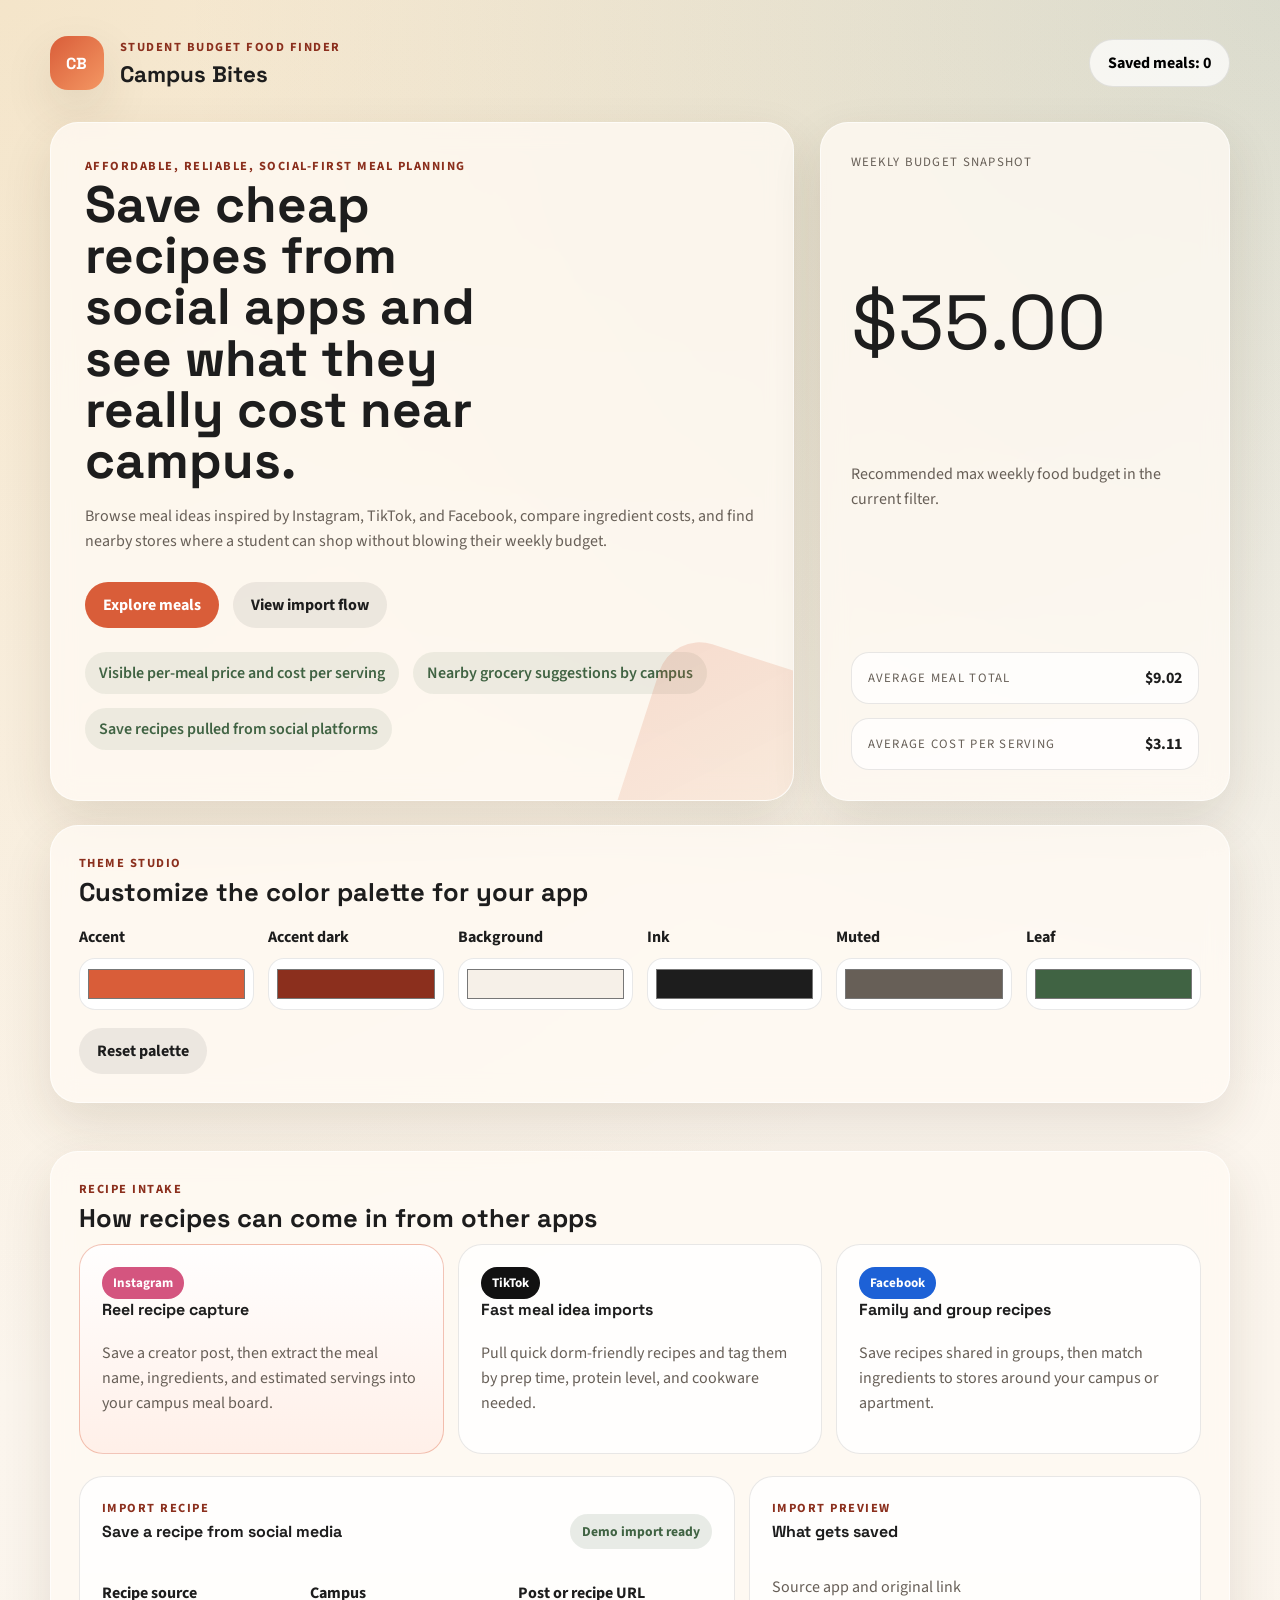
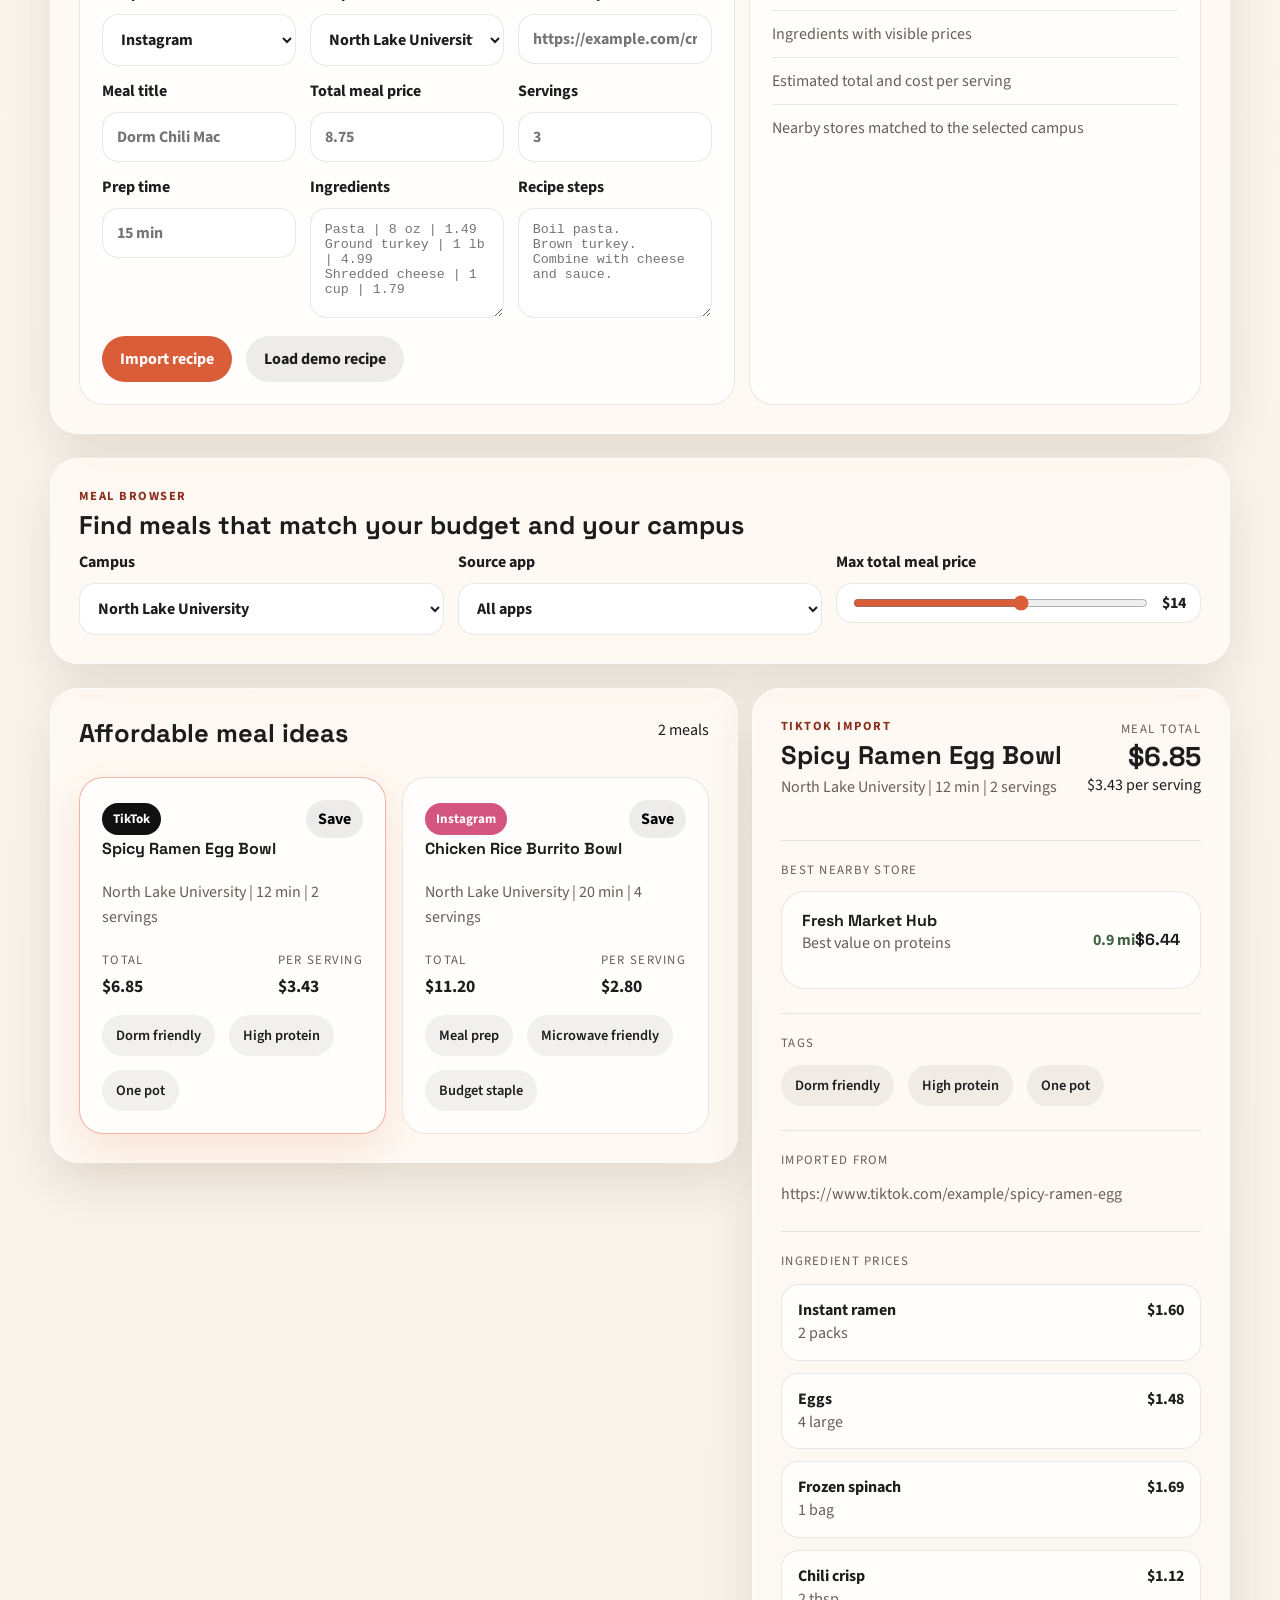
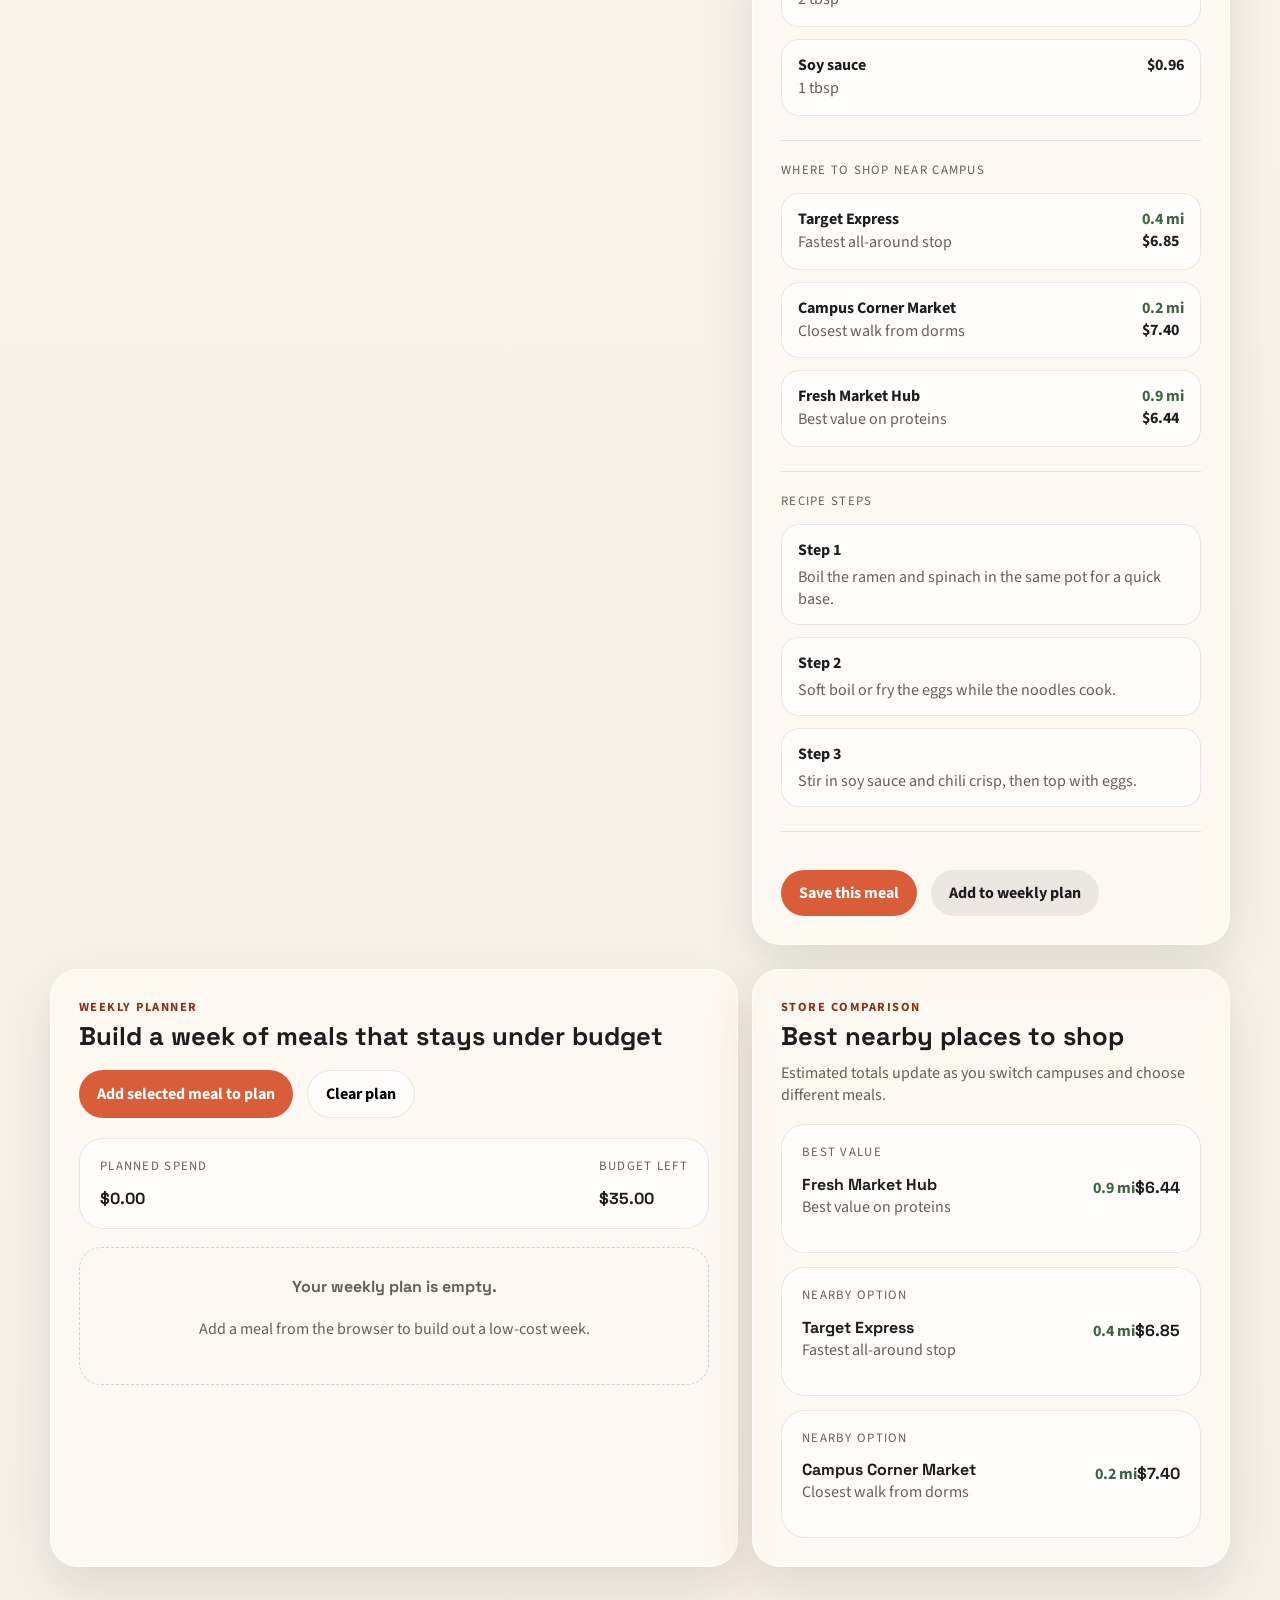
<file: CampusBites-single-file.html>
<!DOCTYPE html>
<html lang="en">
<head>
  <meta charset="UTF-8">
  <meta name="viewport" content="width=device-width, initial-scale=1.0">
  <title>Campus Bites | Budget Meals for Students</title>
  <link rel="preconnect" href="https://fonts.googleapis.com">
  <link rel="preconnect" href="https://fonts.gstatic.com" crossorigin>
  <link href="https://fonts.googleapis.com/css2?family=Space+Grotesk:wght@400;500;700&family=Source+Sans+3:wght@400;600;700&display=swap" rel="stylesheet">
  <style>
:root {
  --bg: #f6f0e8;
  --ink: #1d1d1d;
  --muted: #675f57;
  --line: rgba(29, 29, 29, 0.1);
  --card-shadow: 0 20px 50px rgba(68, 48, 28, 0.12);
  --accent: #d95d39;
  --accent-dark: #8b2f1d;
  --leaf: #406343;
  --instagram: #d4557f;
  --tiktok: #111111;
  --facebook: #1d61d6;
}
* { box-sizing: border-box; }
html { scroll-behavior: smooth; }
body {
  margin: 0;
  min-height: 100vh;
  color: var(--ink);
  font-family: "Source Sans 3", sans-serif;
  background:
    radial-gradient(circle at top left, rgba(212, 164, 69, 0.22), transparent 28%),
    radial-gradient(circle at top right, rgba(64, 99, 67, 0.18), transparent 22%),
    linear-gradient(180deg, #fdf7ef 0%, #f6f0e8 100%);
}
a { color: inherit; text-decoration: none; }
button, select, input { font: inherit; }
.page-shell { width: min(1180px, calc(100% - 32px)); margin: 0 auto; padding: 24px 0 48px; }
.hero { padding: 12px 0 24px; }
.topbar,.hero-grid,.theme-grid,.control-grid,.content-grid,.planner-grid,.import-grid,.import-workbench,.form-grid,.form-actions,.planner-actions,.budget-breakdown,.price-row,.meal-card-top,.tag-row,.list-header,.hero-actions,.hero-points { display: flex; }
.topbar,.list-header,.meal-card-top { justify-content: space-between; align-items: center; }
.brand { display: flex; gap: 16px; align-items: center; }
.brand-mark { width: 54px; height: 54px; border-radius: 18px; display: grid; place-items: center; background: linear-gradient(135deg, var(--accent), #f49763); color: white; font-family: "Space Grotesk", sans-serif; font-weight: 700; letter-spacing: 0.04em; box-shadow: var(--card-shadow); }
.eyebrow { margin: 0 0 4px; color: var(--accent-dark); text-transform: uppercase; letter-spacing: 0.12em; font-size: 0.78rem; font-weight: 700; }
h1,h2,h3,h4,.budget-number { font-family: "Space Grotesk", sans-serif; }
h1,h2,h3,h4,p { margin-top: 0; }
h1 { margin-bottom: 0; font-size: 1.4rem; }
h2 { font-size: clamp(2.3rem, 4vw, 4.2rem); line-height: 1; margin-bottom: 18px; max-width: 12ch; }
h3 { font-size: clamp(1.5rem, 2vw, 2rem); margin-bottom: 10px; }
.hero-grid { gap: 26px; margin-top: 32px; align-items: stretch; }
.hero-copy,.hero-card,.theme-panel,.controls,.meal-list-panel,.detail-panel,.import-panel,.planner-panel,.store-panel { background: rgba(255, 250, 244, 0.78); backdrop-filter: blur(12px); border: 1px solid rgba(255,255,255,0.6); border-radius: 28px; box-shadow: var(--card-shadow); }
.hero-copy { flex: 1.45; padding: 34px; position: relative; overflow: hidden; }
.hero-copy::after { content: ""; position: absolute; right: -60px; bottom: -80px; width: 220px; height: 220px; border-radius: 42px; background: linear-gradient(135deg, rgba(217, 93, 57, 0.18), rgba(212, 164, 69, 0.08)); transform: rotate(18deg); }
.hero-card { flex: 0.75; padding: 30px; display: flex; flex-direction: column; justify-content: space-between; }
.hero-text,.budget-caption,.import-card p,.meal-meta,.detail-empty,.store-note,.ingredient-note { color: var(--muted); line-height: 1.55; }
.hero-actions,.hero-points,.import-grid,.import-workbench,.form-grid,.form-actions,.planner-actions,.planner-grid,.budget-breakdown,.content-grid,.control-grid,.tag-row { gap: 14px; }
.hero-actions { margin: 28px 0 24px; }
.hero-points { flex-wrap: wrap; padding: 0; list-style: none; }
.hero-points li,.tag { padding: 10px 14px; background: rgba(64,99,67,0.09); color: var(--leaf); border-radius: 999px; font-weight: 600; }
.card-label,.price-row span,.budget-breakdown span,.detail-label { font-size: 0.8rem; text-transform: uppercase; letter-spacing: 0.1em; color: var(--muted); }
.budget-number { font-size: clamp(3rem, 6vw, 4.8rem); line-height: 0.95; }
.budget-breakdown { margin-top: 22px; flex-direction: column; }
.budget-breakdown div { background: rgba(255,255,255,0.72); border: 1px solid var(--line); border-radius: 18px; padding: 14px 16px; display: flex; justify-content: space-between; align-items: center; }
.primary-button,.secondary-button,.ghost-button,.save-button { border: 0; border-radius: 999px; cursor: pointer; transition: transform 180ms ease, box-shadow 180ms ease, background 180ms ease; }
.primary-button,.secondary-button,.ghost-button { padding: 12px 18px; font-weight: 700; }
.primary-button { background: var(--accent); color: white; }
.secondary-button { background: rgba(29,29,29,0.08); color: var(--ink); }
.ghost-button { background: rgba(255,255,255,0.72); border: 1px solid var(--line); }
.primary-button:hover,.secondary-button:hover,.ghost-button:hover,.save-button:hover,.meal-card:hover { transform: translateY(-2px); }
.import-panel,.controls,.meal-list-panel,.detail-panel,.planner-panel,.store-panel,.theme-panel { padding: 28px; }
.import-panel,.controls,.content-grid,.planner-grid,.theme-panel { margin-top: 24px; }
.theme-grid,.import-grid,.control-grid,.content-grid,.planner-grid,.form-grid,.import-workbench { flex-wrap: wrap; }
.theme-grid { gap: 14px; margin-top: 18px; }
.theme-grid label,.form-grid label,.control-grid label { flex: 1 1 150px; display: flex; flex-direction: column; gap: 10px; font-weight: 700; }
.theme-grid input[type="color"] { width: 100%; min-height: 52px; border: 1px solid var(--line); border-radius: 16px; background: white; padding: 6px; }
.import-card,.meal-card,.recipe-form,.import-preview,.planner-summary,.planner-item,.comparison-card { background: rgba(255,255,255,0.78); border: 1px solid var(--line); border-radius: 24px; }
.import-card,.meal-card { padding: 22px; }
.import-card { flex: 1 1 220px; }
.import-card.active { border-color: rgba(217,93,57,0.35); background: linear-gradient(180deg, rgba(255,255,255,0.9), rgba(255,239,231,0.9)); }
.import-app,.source-pill { display: inline-flex; align-items: center; justify-content: center; padding: 7px 11px; border-radius: 999px; font-size: 0.82rem; font-weight: 700; color: white; }
.instagram { background: var(--instagram); }
.tiktok { background: var(--tiktok); }
.facebook { background: var(--facebook); }
.controls { display: block; }
.import-workbench { margin-top: 22px; align-items: stretch; }
.recipe-form { flex: 1.2; padding: 22px; }
.import-preview { flex: 0.8; padding: 22px; }
.form-heading,.planner-item,.comparison-card,.planner-summary { display: flex; justify-content: space-between; gap: 16px; }
.form-heading { align-items: center; margin-bottom: 18px; }
.status-chip { padding: 8px 12px; border-radius: 999px; background: rgba(64,99,67,0.12); color: var(--leaf); font-size: 0.85rem; font-weight: 700; }
.full-span { flex-basis: 100%; }
.hidden-input { display: none !important; }
input[type="text"],input[type="url"],input[type="number"],textarea { width: 100%; border: 1px solid var(--line); border-radius: 16px; padding: 13px 14px; background: white; color: var(--ink); }
textarea { resize: vertical; min-height: 110px; }
.form-actions,.planner-actions { margin-top: 18px; }
.preview-list,.planner-list { list-style: none; padding: 0; margin: 16px 0 0; }
.preview-list li { padding: 12px 0; border-bottom: 1px solid var(--line); color: var(--muted); }
.preview-list li:last-child { border-bottom: 0; }
select,input[type="range"] { width: 100%; }
select { background: white; color: var(--ink); border: 1px solid var(--line); border-radius: 16px; padding: 13px 14px; }
.range-stack { display: flex; gap: 12px; align-items: center; background: white; border: 1px solid var(--line); border-radius: 16px; padding: 8px 14px; }
input[type="range"] { accent-color: var(--accent); }
.content-grid { align-items: flex-start; }
.meal-list-panel,.planner-panel { flex: 1.2; }
.detail-panel,.store-panel { flex: 0.8; min-width: 300px; }
.detail-panel { position: sticky; top: 20px; }
.meal-grid { margin-top: 18px; display: grid; grid-template-columns: repeat(auto-fit, minmax(240px, 1fr)); gap: 16px; }
.meal-card { cursor: pointer; transition: transform 180ms ease, box-shadow 180ms ease, border-color 180ms ease; }
.meal-card.is-active { border-color: rgba(217,93,57,0.45); box-shadow: 0 16px 40px rgba(217,93,57,0.14); }
.save-button { padding: 8px 12px; background: rgba(29,29,29,0.08); font-weight: 700; }
.save-button.is-saved { background: rgba(64,99,67,0.12); color: var(--leaf); }
.price-row { margin: 18px 0 16px; justify-content: space-between; }
.price-row strong { display: block; margin-top: 4px; font-size: 1.1rem; }
.tag-row { flex-wrap: wrap; }
.tag { background: rgba(29,29,29,0.06); color: var(--ink); font-size: 0.9rem; }
.detail-empty { margin: 0; }
.detail-heading { display: flex; justify-content: space-between; align-items: start; gap: 16px; }
.detail-heading h3 { margin-bottom: 4px; }
.detail-price { min-width: 110px; text-align: right; }
.detail-price strong { display: block; font-family: "Space Grotesk", sans-serif; font-size: 1.7rem; }
.detail-block { margin-top: 24px; padding-top: 20px; border-top: 1px solid var(--line); }
.ingredient-list,.store-list,.steps-list { list-style: none; padding: 0; margin: 14px 0 0; display: grid; gap: 12px; }
.ingredient-item,.store-item,.step-item { background: rgba(255,255,255,0.78); border: 1px solid var(--line); border-radius: 18px; padding: 14px 16px; }
.ingredient-item,.store-item { display: flex; justify-content: space-between; gap: 12px; }
.ingredient-item strong,.store-item strong { display: block; }
.store-distance { color: var(--leaf); font-weight: 700; }
.step-item span { display: block; color: var(--muted); margin-top: 5px; }
.empty-state { padding: 28px; border: 1px dashed rgba(29,29,29,0.18); border-radius: 22px; text-align: center; color: var(--muted); }
.planner-summary,.planner-item,.comparison-card { padding: 18px 20px; }
.planner-summary { align-items: center; margin-top: 20px; }
.planner-summary strong,.comparison-card strong,.planner-item strong { font-family: "Space Grotesk", sans-serif; }
.planner-list,.store-comparison { display: grid; gap: 14px; margin-top: 18px; }
.planner-item,.comparison-card { align-items: center; }
.planner-item p,.comparison-card p,.store-panel-copy { color: var(--muted); }
.planner-item button { border: 0; background: rgba(29,29,29,0.08); border-radius: 999px; padding: 8px 12px; cursor: pointer; }
@media (max-width: 920px) { .page-shell { width: min(100% - 24px, 1180px); } .hero-grid,.content-grid,.planner-grid { flex-direction: column; } .detail-panel { position: static; } h2 { max-width: 14ch; } }
@media (max-width: 640px) { .page-shell { width: min(100% - 18px, 1180px); } .hero-copy,.hero-card,.theme-panel,.controls,.meal-list-panel,.detail-panel,.import-panel,.planner-panel,.store-panel { padding: 22px; border-radius: 24px; } .topbar { gap: 14px; align-items: flex-start; flex-direction: column; } .hero-actions { flex-direction: column; } .primary-button,.secondary-button,.ghost-button { width: 100%; text-align: center; } .detail-heading,.ingredient-item,.store-item,.price-row,.form-heading,.planner-item,.comparison-card,.planner-summary { flex-direction: column; } .detail-price { text-align: left; } }
  </style>
</head>
<body>
  <div class="page-shell">
    <header class="hero">
      <nav class="topbar">
        <div class="brand">
          <span class="brand-mark">CB</span>
          <div>
            <p class="eyebrow">Student budget food finder</p>
            <h1>Campus Bites</h1>
          </div>
        </div>
        <button class="ghost-button" id="savedToggle" type="button">Saved meals: <span id="savedCount">0</span></button>
      </nav>
      <section class="hero-grid">
        <div class="hero-copy">
          <p class="eyebrow">Affordable, reliable, social-first meal planning</p>
          <h2>Save cheap recipes from social apps and see what they really cost near campus.</h2>
          <p class="hero-text">Browse meal ideas inspired by Instagram, TikTok, and Facebook, compare ingredient costs, and find nearby stores where a student can shop without blowing their weekly budget.</p>
          <div class="hero-actions">
            <a class="primary-button" href="#mealSection">Explore meals</a>
            <button class="secondary-button" id="focusImport" type="button">View import flow</button>
          </div>
          <ul class="hero-points">
            <li>Visible per-meal price and cost per serving</li>
            <li>Nearby grocery suggestions by campus</li>
            <li>Save recipes pulled from social platforms</li>
          </ul>
        </div>
        <aside class="hero-card">
          <p class="card-label">Weekly budget snapshot</p>
          <div class="budget-number" id="budgetHeadline">$35</div>
          <p class="budget-caption">Recommended max weekly food budget in the current filter.</p>
          <div class="budget-breakdown">
            <div><span>Average meal total</span><strong id="averageMealCost">$0.00</strong></div>
            <div><span>Average cost per serving</span><strong id="averageServingCost">$0.00</strong></div>
          </div>
        </aside>
      </section>
      <section class="theme-panel">
        <div class="section-heading">
          <p class="eyebrow">Theme studio</p>
          <h3>Customize the color palette for your app</h3>
        </div>
        <div class="theme-grid">
          <label>Accent<input id="accentColor" type="color" value="#d95d39"></label>
          <label>Accent dark<input id="accentDarkColor" type="color" value="#8b2f1d"></label>
          <label>Background<input id="bgColor" type="color" value="#f6f0e8"></label>
          <label>Ink<input id="inkColor" type="color" value="#1d1d1d"></label>
          <label>Muted<input id="mutedColor" type="color" value="#675f57"></label>
          <label>Leaf<input id="leafColor" type="color" value="#406343"></label>
        </div>
        <div class="form-actions"><button class="secondary-button" id="resetTheme" type="button">Reset palette</button></div>
      </section>
    </header>
    <main>
      <section class="import-panel" id="importSection">
        <div class="section-heading">
          <p class="eyebrow">Recipe intake</p>
          <h3>How recipes can come in from other apps</h3>
        </div>
        <div class="import-grid">
          <article class="import-card active"><span class="import-app instagram">Instagram</span><h4>Reel recipe capture</h4><p>Save a creator post, then extract the meal name, ingredients, and estimated servings into your campus meal board.</p></article>
          <article class="import-card"><span class="import-app tiktok">TikTok</span><h4>Fast meal idea imports</h4><p>Pull quick dorm-friendly recipes and tag them by prep time, protein level, and cookware needed.</p></article>
          <article class="import-card"><span class="import-app facebook">Facebook</span><h4>Family and group recipes</h4><p>Save recipes shared in groups, then match ingredients to stores around your campus or apartment.</p></article>
        </div>
        <div class="import-workbench">
          <form class="recipe-form" id="recipeImportForm">
            <div class="form-heading">
              <div><p class="eyebrow">Import recipe</p><h4>Save a recipe from social media</h4></div>
              <span class="status-chip" id="importStatus">Demo import ready</span>
            </div>
            <div class="form-grid">
              <label>Recipe source
                <select id="importSource">
                  <option value="Instagram">Instagram</option>
                  <option value="TikTok">TikTok</option>
                  <option value="Facebook">Facebook</option>
                  <option value="Other">Other</option>
                </select>
              </label>
              <label class="hidden-input" id="importSourceCustomWrap">Custom source<input id="importSourceCustom" type="text" placeholder="YouTube, Reddit, family blog"></label>
              <label>Campus<select id="importCampus"></select></label>
              <label class="hidden-input" id="importCampusCustomWrap">Custom college or campus<input id="importCampusCustom" type="text" placeholder="Howard University"></label>
              <label class="hidden-input" id="importBudgetCustomWrap">Weekly campus budget<input id="importBudgetCustom" type="number" min="10" max="150" step="1" placeholder="35"></label>
              <label class="hidden-input" id="importStoreOneWrap">Nearby store 1<input id="importStoreOne" type="text" placeholder="Target, Aldi, campus market"></label>
              <label class="hidden-input" id="importStoreTwoWrap">Nearby store 2<input id="importStoreTwo" type="text" placeholder="Local grocery"></label>
              <label class="hidden-input" id="importStoreThreeWrap">Nearby store 3<input id="importStoreThree" type="text" placeholder="Discount store"></label>
              <label class="full-span">Post or recipe URL<input id="importUrl" type="url" placeholder="https://example.com/creator-recipe"></label>
              <label>Meal title<input id="importTitle" type="text" placeholder="Dorm Chili Mac"></label>
              <label>Total meal price<input id="importPrice" type="number" min="1" max="30" step="0.01" placeholder="8.75"></label>
              <label>Servings<input id="importServings" type="number" min="1" max="8" step="1" placeholder="3"></label>
              <label>Prep time<input id="importCookTime" type="text" placeholder="15 min"></label>
              <label class="full-span">Ingredients<textarea id="importIngredients" rows="4" placeholder="Pasta | 8 oz | 1.49&#10;Ground turkey | 1 lb | 4.99&#10;Shredded cheese | 1 cup | 1.79"></textarea></label>
              <label class="full-span">Recipe steps<textarea id="importSteps" rows="4" placeholder="Boil pasta.&#10;Brown turkey.&#10;Combine with cheese and sauce."></textarea></label>
            </div>
            <div class="form-actions">
              <button class="primary-button" type="submit">Import recipe</button>
              <button class="secondary-button" id="loadExampleRecipe" type="button">Load demo recipe</button>
            </div>
          </form>
          <aside class="import-preview">
            <p class="eyebrow">Import preview</p>
            <h4>What gets saved</h4>
            <ul class="preview-list">
              <li>Source app and original link</li>
              <li>Ingredients with visible prices</li>
              <li>Estimated total and cost per serving</li>
              <li>Nearby stores matched to the selected campus</li>
            </ul>
          </aside>
        </div>
      </section>
      <section class="controls" id="mealSection">
        <div class="section-heading">
          <p class="eyebrow">Meal browser</p>
          <h3>Find meals that match your budget and your campus</h3>
        </div>
        <div class="control-grid">
          <label>Campus<select id="campusSelect"></select></label>
          <label class="hidden-input" id="campusCustomWrap">Custom college or campus<input id="campusCustom" type="text" placeholder="Enter your school name"></label>
          <label class="hidden-input" id="budgetCustomWrap">Weekly budget<input id="budgetCustom" type="number" min="10" max="150" step="1" placeholder="35"></label>
          <label class="hidden-input" id="storeOneWrap">Nearby store 1<input id="storeOne" type="text" placeholder="Target, Aldi, campus market"></label>
          <label class="hidden-input" id="storeTwoWrap">Nearby store 2<input id="storeTwo" type="text" placeholder="Local grocery"></label>
          <label class="hidden-input" id="storeThreeWrap">Nearby store 3<input id="storeThree" type="text" placeholder="Discount store"></label>
          <label>Source app<select id="sourceSelect"><option value="all">All apps</option></select></label>
          <label>Max total meal price<div class="range-stack"><input id="priceRange" type="range" min="6" max="20" step="1" value="14"><span id="priceRangeLabel">$14</span></div></label>
        </div>
      </section>
      <section class="content-grid">
        <div class="meal-list-panel">
          <div class="list-header"><h3>Affordable meal ideas</h3><p id="mealCount">0 meals</p></div>
          <div class="meal-grid" id="mealGrid"></div>
        </div>
        <aside class="detail-panel" id="detailPanel"><p class="detail-empty">Choose a meal to see ingredients, prices, and where to shop nearby.</p></aside>
      </section>
      <section class="planner-grid">
        <section class="planner-panel">
          <div class="section-heading"><p class="eyebrow">Weekly planner</p><h3>Build a week of meals that stays under budget</h3></div>
          <div class="planner-actions"><button class="primary-button" id="addSelectedToPlan" type="button">Add selected meal to plan</button><button class="ghost-button" id="clearPlan" type="button">Clear plan</button></div>
          <div class="planner-summary" id="plannerSummary"></div>
          <div class="planner-list" id="plannerList"></div>
        </section>
        <aside class="store-panel">
          <div class="section-heading"><p class="eyebrow">Store comparison</p><h3>Best nearby places to shop</h3></div>
          <p class="store-panel-copy">Estimated totals update as you switch campuses and choose different meals.</p>
          <div class="store-comparison" id="storeComparison"></div>
        </aside>
      </section>
    </main>
  </div>
  <template id="mealCardTemplate">
    <article class="meal-card">
      <div class="meal-card-top"><span class="source-pill"></span><button class="save-button" type="button">Save</button></div>
      <h4 class="meal-title"></h4>
      <p class="meal-meta"></p>
      <div class="price-row">
        <div><span>Total</span><strong class="meal-total"></strong></div>
        <div><span>Per serving</span><strong class="meal-serving"></strong></div>
      </div>
      <div class="tag-row"></div>
    </article>
  </template>
  <script>
const storageKeys={customMeals:"campusBitesCustomMeals",customCampuses:"campusBitesCustomCampuses",savedMeals:"campusBitesSaved",weeklyPlan:"campusBitesWeeklyPlan",theme:"campusBitesTheme"};
const defaultTheme={bg:"#f6f0e8",ink:"#1d1d1d",muted:"#675f57",accent:"#d95d39",accentDark:"#8b2f1d",leaf:"#406343"};
const campusData={"North Lake University":{weeklyBudget:35,stores:[{name:"Target Express",distance:"0.4 mi",multiplier:1,note:"Fastest all-around stop"},{name:"Campus Corner Market",distance:"0.2 mi",multiplier:1.08,note:"Closest walk from dorms"},{name:"Fresh Market Hub",distance:"0.9 mi",multiplier:0.94,note:"Best value on proteins"}]},"City Tech College":{weeklyBudget:32,stores:[{name:"Metro Grocery",distance:"0.5 mi",multiplier:1,note:"Balanced pantry and produce prices"},{name:"Student Union Pantry",distance:"On campus",multiplier:0.72,note:"Free and subsidized staples when available"},{name:"Value Foods",distance:"0.7 mi",multiplier:0.93,note:"Best frozen and breakfast deals"}]},"River State University":{weeklyBudget:30,stores:[{name:"Campus Co-op Market",distance:"0.3 mi",multiplier:1.03,note:"Easy between classes"},{name:"Green Basket",distance:"0.6 mi",multiplier:0.91,note:"Best pantry pricing nearby"},{name:"Discount Mart",distance:"1.1 mi",multiplier:0.87,note:"Worth the longer trip for bulk shopping"}]}};
const baseMeals=[{id:"spicy-ramen-egg",title:"Spicy Ramen Egg Bowl",source:"TikTok",campus:"North Lake University",totalPrice:6.85,servings:2,cookTime:"12 min",tags:["Dorm friendly","High protein","One pot"],importUrl:"https://www.tiktok.com/example/spicy-ramen-egg",ingredients:[{name:"Instant ramen",amount:"2 packs",price:1.6},{name:"Eggs",amount:"4 large",price:1.48},{name:"Frozen spinach",amount:"1 bag",price:1.69},{name:"Chili crisp",amount:"2 tbsp",price:1.12},{name:"Soy sauce",amount:"1 tbsp",price:0.96}],steps:["Boil the ramen and spinach in the same pot for a quick base.","Soft boil or fry the eggs while the noodles cook.","Stir in soy sauce and chili crisp, then top with eggs."]},{id:"chicken-rice-burrito",title:"Chicken Rice Burrito Bowl",source:"Instagram",campus:"North Lake University",totalPrice:11.2,servings:4,cookTime:"20 min",tags:["Meal prep","Microwave friendly","Budget staple"],importUrl:"https://www.instagram.com/example/chicken-rice-burrito",ingredients:[{name:"Microwave rice",amount:"2 pouches",price:4.0},{name:"Rotisserie chicken",amount:"1 chicken",price:4.99},{name:"Black beans",amount:"1 can",price:1.19},{name:"Salsa",amount:"1 jar",price:1.02}],steps:["Warm the rice and beans together with a little salsa.","Pull the rotisserie chicken into small pieces.","Assemble bowls and portion into containers for later meals."]},{id:"peanut-noodles",title:"Cold Peanut Noodle Cup",source:"Facebook",campus:"City Tech College",totalPrice:8.35,servings:3,cookTime:"15 min",tags:["No oven","Vegetarian","Meal prep"],importUrl:"https://www.facebook.com/example/peanut-noodles",ingredients:[{name:"Spaghetti",amount:"8 oz",price:1.39},{name:"Peanut butter",amount:"4 tbsp",price:1.22},{name:"Cucumber",amount:"1 whole",price:0.99},{name:"Carrots",amount:"1 bag",price:1.49},{name:"Soy sauce",amount:"2 tbsp",price:1.1},{name:"Lime",amount:"1 whole",price:0.89},{name:"Sriracha",amount:"1 tbsp",price:1.27}],steps:["Cook and rinse the pasta until it is cool.","Whisk peanut butter, soy sauce, lime juice, and sriracha.","Toss noodles with sliced vegetables and the sauce."]},{id:"loaded-potato-skillet",title:"Loaded Potato Breakfast Skillet",source:"Instagram",campus:"City Tech College",totalPrice:9.1,servings:4,cookTime:"18 min",tags:["Breakfast","One pan","Filling"],importUrl:"https://www.instagram.com/example/loaded-potato-skillet",ingredients:[{name:"Frozen hash browns",amount:"1 bag",price:2.99},{name:"Eggs",amount:"6 large",price:2.22},{name:"Shredded cheese",amount:"1 bag",price:2.49},{name:"Green onions",amount:"1 bunch",price:0.99},{name:"Greek yogurt",amount:"1 cup",price:0.41}],steps:["Crisp the hash browns in a skillet.","Crack eggs on top and cover until set.","Add cheese, onions, and a spoon of yogurt before serving."]},{id:"lentil-tacos",title:"Lentil Taco Night",source:"TikTok",campus:"River State University",totalPrice:7.4,servings:4,cookTime:"25 min",tags:["Plant based","High fiber","Cheap dinner"],importUrl:"https://www.tiktok.com/example/lentil-tacos",ingredients:[{name:"Brown lentils",amount:"1 lb",price:1.79},{name:"Taco seasoning",amount:"1 packet",price:0.89},{name:"Corn tortillas",amount:"10 count",price:1.49},{name:"Onion",amount:"1 whole",price:0.82},{name:"Tomato",amount:"2 whole",price:1.39},{name:"Cheddar cheese",amount:"1 cup",price:1.02}],steps:["Simmer lentils until tender, then stir in taco seasoning.","Warm tortillas and prep tomato and onion toppings.","Build tacos and use leftovers for lunch bowls the next day."]},{id:"turkey-pesto-melts",title:"Turkey Pesto Melt Sandwiches",source:"Facebook",campus:"River State University",totalPrice:10.55,servings:4,cookTime:"14 min",tags:["Quick lunch","Protein","Air fryer optional"],importUrl:"https://www.facebook.com/example/turkey-pesto-melts",ingredients:[{name:"Sandwich bread",amount:"8 slices",price:2.1},{name:"Deli turkey",amount:"8 oz",price:3.49},{name:"Mozzarella",amount:"6 slices",price:2.19},{name:"Pesto",amount:"3 tbsp",price:1.44},{name:"Tomato",amount:"1 whole",price:1.33}],steps:["Spread pesto on bread and layer turkey, cheese, and tomato.","Toast in a pan or air fryer until the bread is crisp.","Pair with fruit or soup for a fuller meal."]}];
const customMeals=JSON.parse(localStorage.getItem(storageKeys.customMeals)||"[]");
const customCampuses=JSON.parse(localStorage.getItem(storageKeys.customCampuses)||"{}");
const state={campus:"North Lake University",source:"all",maxPrice:14,selectedMealId:null,savedMeals:new Set(JSON.parse(localStorage.getItem(storageKeys.savedMeals)||"[]")),weeklyPlan:JSON.parse(localStorage.getItem(storageKeys.weeklyPlan)||"[]")};
const elements={campusSelect:document.querySelector("#campusSelect"),importCampus:document.querySelector("#importCampus"),campusCustomWrap:document.querySelector("#campusCustomWrap"),campusCustom:document.querySelector("#campusCustom"),budgetCustomWrap:document.querySelector("#budgetCustomWrap"),budgetCustom:document.querySelector("#budgetCustom"),storeOneWrap:document.querySelector("#storeOneWrap"),storeOne:document.querySelector("#storeOne"),storeTwoWrap:document.querySelector("#storeTwoWrap"),storeTwo:document.querySelector("#storeTwo"),storeThreeWrap:document.querySelector("#storeThreeWrap"),storeThree:document.querySelector("#storeThree"),sourceSelect:document.querySelector("#sourceSelect"),priceRange:document.querySelector("#priceRange"),priceRangeLabel:document.querySelector("#priceRangeLabel"),mealGrid:document.querySelector("#mealGrid"),mealCount:document.querySelector("#mealCount"),detailPanel:document.querySelector("#detailPanel"),savedCount:document.querySelector("#savedCount"),budgetHeadline:document.querySelector("#budgetHeadline"),averageMealCost:document.querySelector("#averageMealCost"),averageServingCost:document.querySelector("#averageServingCost"),focusImport:document.querySelector("#focusImport"),importSection:document.querySelector("#importSection"),savedToggle:document.querySelector("#savedToggle"),cardTemplate:document.querySelector("#mealCardTemplate"),importForm:document.querySelector("#recipeImportForm"),importSource:document.querySelector("#importSource"),importSourceCustomWrap:document.querySelector("#importSourceCustomWrap"),importSourceCustom:document.querySelector("#importSourceCustom"),importStatus:document.querySelector("#importStatus"),importUrl:document.querySelector("#importUrl"),importTitle:document.querySelector("#importTitle"),importPrice:document.querySelector("#importPrice"),importServings:document.querySelector("#importServings"),importCookTime:document.querySelector("#importCookTime"),importCampusCustomWrap:document.querySelector("#importCampusCustomWrap"),importCampusCustom:document.querySelector("#importCampusCustom"),importBudgetCustomWrap:document.querySelector("#importBudgetCustomWrap"),importBudgetCustom:document.querySelector("#importBudgetCustom"),importStoreOneWrap:document.querySelector("#importStoreOneWrap"),importStoreOne:document.querySelector("#importStoreOne"),importStoreTwoWrap:document.querySelector("#importStoreTwoWrap"),importStoreTwo:document.querySelector("#importStoreTwo"),importStoreThreeWrap:document.querySelector("#importStoreThreeWrap"),importStoreThree:document.querySelector("#importStoreThree"),importIngredients:document.querySelector("#importIngredients"),importSteps:document.querySelector("#importSteps"),loadExampleRecipe:document.querySelector("#loadExampleRecipe"),addSelectedToPlan:document.querySelector("#addSelectedToPlan"),clearPlan:document.querySelector("#clearPlan"),plannerSummary:document.querySelector("#plannerSummary"),plannerList:document.querySelector("#plannerList"),storeComparison:document.querySelector("#storeComparison"),accentColor:document.querySelector("#accentColor"),accentDarkColor:document.querySelector("#accentDarkColor"),bgColor:document.querySelector("#bgColor"),inkColor:document.querySelector("#inkColor"),mutedColor:document.querySelector("#mutedColor"),leafColor:document.querySelector("#leafColor"),resetTheme:document.querySelector("#resetTheme")};
const themeMap={accentColor:"accent",accentDarkColor:"accentDark",bgColor:"bg",inkColor:"ink",mutedColor:"muted",leafColor:"leaf"};
function formatCurrency(v){return new Intl.NumberFormat("en-US",{style:"currency",currency:"USD"}).format(v)}
function slugify(v){return v.toLowerCase().replace(/[^a-z0-9]+/g,"-").replace(/(^-|-$)/g,"")}
function getAllMeals(){return [...baseMeals,...customMeals]}
function getMealById(id){return getAllMeals().find(meal=>meal.id===id)}
function getCampusStores(campus){return customCampuses[campus]?customCampuses[campus].stores:campusData[campus].stores}
function getCampusBudget(campus){return customCampuses[campus]?customCampuses[campus].weeklyBudget:campusData[campus].weeklyBudget}
function getAvailableCampuses(){return [...Object.keys(campusData),...Object.keys(customCampuses)]}
function addCustomCampus(name,weeklyBudget,storeNames=[]){const labels=[storeNames[0]?.trim()||"Campus market",storeNames[1]?.trim()||"Nearby grocery",storeNames[2]?.trim()||"Discount store"];customCampuses[name]={weeklyBudget,stores:[{name:labels[0],distance:"On campus",multiplier:1,note:"Closest option for quick ingredients"},{name:labels[1],distance:"0.8 mi",multiplier:0.95,note:"Best default off-campus value"},{name:labels[2],distance:"1.4 mi",multiplier:0.88,note:"Cheapest estimated basket nearby"}]};localStorage.setItem(storageKeys.customCampuses,JSON.stringify(customCampuses))}
function buildStoreOptions(meal){return getCampusStores(meal.campus).map(store=>({...store,estimatedTotal:Number((meal.totalPrice*store.multiplier).toFixed(2))}))}
function enrichMeal(meal){const stores=buildStoreOptions(meal);const cheapestStore=stores.reduce((best,current)=>current.estimatedTotal<best.estimatedTotal?current:best,stores[0]);return {...meal,stores,cheapestStore}}
function getVisibleMeals(){return getAllMeals().filter(meal=>meal.campus===state.campus&&(state.source==="all"||meal.source===state.source)&&meal.totalPrice<=state.maxPrice).map(enrichMeal)}
function persistCustomMeals(){localStorage.setItem(storageKeys.customMeals,JSON.stringify(customMeals))}
function persistSavedMeals(){localStorage.setItem(storageKeys.savedMeals,JSON.stringify([...state.savedMeals]))}
function persistWeeklyPlan(){localStorage.setItem(storageKeys.weeklyPlan,JSON.stringify(state.weeklyPlan))}
function loadTheme(){const stored=JSON.parse(localStorage.getItem(storageKeys.theme)||"null");return stored?{...defaultTheme,...stored}:{...defaultTheme}}
function applyTheme(theme){const root=document.documentElement;root.style.setProperty("--accent",theme.accent);root.style.setProperty("--accent-dark",theme.accentDark);root.style.setProperty("--bg",theme.bg);root.style.setProperty("--ink",theme.ink);root.style.setProperty("--muted",theme.muted);root.style.setProperty("--leaf",theme.leaf)}
function syncThemeControls(theme){Object.entries(themeMap).forEach(([id,key])=>{elements[id].value=theme[key]})}
function bindThemeControls(){const currentTheme=loadTheme();applyTheme(currentTheme);syncThemeControls(currentTheme);Object.entries(themeMap).forEach(([id,key])=>{elements[id].addEventListener("input",e=>{currentTheme[key]=e.target.value;applyTheme(currentTheme);localStorage.setItem(storageKeys.theme,JSON.stringify(currentTheme))})});elements.resetTheme.addEventListener("click",()=>{const reset={...defaultTheme};applyTheme(reset);syncThemeControls(reset);localStorage.setItem(storageKeys.theme,JSON.stringify(reset))})}
function setVisibility(element,visible){element.classList.toggle("hidden-input",!visible)}
function syncCustomInputVisibility(){const campusCustom=elements.campusSelect.value==="__custom__";const importCampusCustom=elements.importCampus.value==="__custom__";const sourceCustom=elements.importSource.value==="Other";setVisibility(elements.campusCustomWrap,campusCustom);setVisibility(elements.budgetCustomWrap,campusCustom);setVisibility(elements.storeOneWrap,campusCustom);setVisibility(elements.storeTwoWrap,campusCustom);setVisibility(elements.storeThreeWrap,campusCustom);setVisibility(elements.importCampusCustomWrap,importCampusCustom);setVisibility(elements.importBudgetCustomWrap,importCampusCustom);setVisibility(elements.importStoreOneWrap,importCampusCustom);setVisibility(elements.importStoreTwoWrap,importCampusCustom);setVisibility(elements.importStoreThreeWrap,importCampusCustom);setVisibility(elements.importSourceCustomWrap,sourceCustom)}
function ensureCustomCampus(name,weeklyBudget,storeNames=[]){const trimmed=name.trim();if(!trimmed)return null;addCustomCampus(trimmed,Number(weeklyBudget||35),storeNames);populateCampusSelects();return trimmed}
function populateCampusSelects(){[elements.campusSelect,elements.importCampus].forEach(select=>select.innerHTML="");getAvailableCampuses().forEach(campus=>{[elements.campusSelect,elements.importCampus].forEach(select=>{const option=document.createElement("option");option.value=campus;option.textContent=campus;select.appendChild(option)})});[elements.campusSelect,elements.importCampus].forEach(select=>{const option=document.createElement("option");option.value="__custom__";option.textContent="Add my college...";select.appendChild(option)});elements.campusSelect.value=state.campus;elements.importCampus.value=state.campus}
function populateSourceFilterOptions(){const currentValue=state.source;const sources=[...new Set(getAllMeals().map(meal=>meal.source))].sort();elements.sourceSelect.innerHTML='<option value="all">All apps</option>';sources.forEach(source=>{const option=document.createElement("option");option.value=source;option.textContent=source;elements.sourceSelect.appendChild(option)});elements.sourceSelect.value=sources.includes(currentValue)||currentValue==="all"?currentValue:"all"}
function updateOverview(meals){const weeklyBudget=getCampusBudget(state.campus);const averageMeal=meals.length?meals.reduce((sum,meal)=>sum+meal.totalPrice,0)/meals.length:0;const averageServing=meals.length?meals.reduce((sum,meal)=>sum+meal.totalPrice/meal.servings,0)/meals.length:0;elements.budgetHeadline.textContent=formatCurrency(weeklyBudget);elements.averageMealCost.textContent=formatCurrency(averageMeal);elements.averageServingCost.textContent=formatCurrency(averageServing);elements.savedCount.textContent=state.savedMeals.size}
function renderStoreComparison(){const stores=getCampusStores(state.campus);const selectedMeal=getMealById(state.selectedMealId);const planMeals=state.weeklyPlan.map(getMealById).filter(Boolean);const comparisonMeals=selectedMeal?[selectedMeal,...planMeals]:planMeals;const cards=stores.map(store=>({...store,total:Number(comparisonMeals.reduce((sum,meal)=>sum+meal.totalPrice*store.multiplier,0).toFixed(2))})).sort((a,b)=>a.total-b.total);elements.storeComparison.innerHTML=cards.map((store,index)=>`<div class="comparison-card"><div><p class="detail-label">${index===0?"Best value":"Nearby option"}</p><strong>${store.name}</strong><p>${store.note}</p></div><div><span class="store-distance">${store.distance}</span><strong>${formatCurrency(store.total)}</strong></div></div>`).join("")}
function renderMealDetail(){const rawMeal=getMealById(state.selectedMealId);if(!rawMeal){elements.detailPanel.innerHTML='<p class="detail-empty">Choose a meal to see ingredients, prices, and where to shop nearby.</p>';return}const meal=enrichMeal(rawMeal);const ingredientMarkup=meal.ingredients.map(ingredient=>`<li class="ingredient-item"><div><strong>${ingredient.name}</strong><span class="ingredient-note">${ingredient.amount}</span></div><strong>${formatCurrency(ingredient.price)}</strong></li>`).join("");const storeMarkup=meal.stores.map(store=>`<li class="store-item"><div><strong>${store.name}</strong><span class="store-note">${store.note}</span></div><div><span class="store-distance">${store.distance}</span><strong>${formatCurrency(store.estimatedTotal)}</strong></div></li>`).join("");const stepMarkup=meal.steps.map((step,index)=>`<li class="step-item"><strong>Step ${index+1}</strong><span>${step}</span></li>`).join("");elements.detailPanel.innerHTML=`<div class="detail-heading"><div><p class="eyebrow">${meal.source} import</p><h3>${meal.title}</h3><p class="meal-meta">${meal.campus} | ${meal.cookTime} | ${meal.servings} servings</p></div><div class="detail-price"><span class="detail-label">Meal total</span><strong>${formatCurrency(meal.totalPrice)}</strong><span>${formatCurrency(meal.totalPrice/meal.servings)} per serving</span></div></div><div class="detail-block"><p class="detail-label">Best nearby store</p><div class="comparison-card"><div><strong>${meal.cheapestStore.name}</strong><p>${meal.cheapestStore.note}</p></div><div><span class="store-distance">${meal.cheapestStore.distance}</span><strong>${formatCurrency(meal.cheapestStore.estimatedTotal)}</strong></div></div></div><div class="detail-block"><p class="detail-label">Tags</p><div class="tag-row">${meal.tags.map(tag=>`<span class="tag">${tag}</span>`).join("")}</div></div><div class="detail-block"><p class="detail-label">Imported from</p><p class="meal-meta">${meal.importUrl||"Imported manually inside Campus Bites"}</p></div><div class="detail-block"><p class="detail-label">Ingredient prices</p><ul class="ingredient-list">${ingredientMarkup}</ul></div><div class="detail-block"><p class="detail-label">Where to shop near campus</p><ul class="store-list">${storeMarkup}</ul></div><div class="detail-block"><p class="detail-label">Recipe steps</p><ul class="steps-list">${stepMarkup}</ul></div><div class="detail-block"><div class="planner-actions"><button class="primary-button" id="detailSaveButton" type="button">${state.savedMeals.has(meal.id)?"Saved to your list":"Save this meal"}</button><button class="secondary-button" id="detailPlanButton" type="button">Add to weekly plan</button></div></div>`;document.querySelector("#detailSaveButton").addEventListener("click",()=>toggleSaveMeal(meal.id));document.querySelector("#detailPlanButton").addEventListener("click",()=>addMealToPlan(meal.id))}
function renderPlanner(){const plannedMeals=state.weeklyPlan.map(getMealById).filter(Boolean).map(enrichMeal);const weeklyBudget=getCampusBudget(state.campus);const total=plannedMeals.reduce((sum,meal)=>sum+meal.cheapestStore.estimatedTotal,0);const remaining=weeklyBudget-total;elements.plannerSummary.innerHTML=`<div><p class="detail-label">Planned spend</p><strong>${formatCurrency(total)}</strong></div><div><p class="detail-label">Budget left</p><strong>${formatCurrency(remaining)}</strong></div>`;if(!plannedMeals.length){elements.plannerList.innerHTML=`<div class="empty-state"><h4>Your weekly plan is empty.</h4><p>Add a meal from the browser to build out a low-cost week.</p></div>`;return}elements.plannerList.innerHTML=plannedMeals.map((meal,index)=>`<div class="planner-item"><div><strong>${meal.title}</strong><p>${meal.cheapestStore.name} | ${meal.servings} servings | ${meal.cookTime}</p></div><div><strong>${formatCurrency(meal.cheapestStore.estimatedTotal)}</strong><button type="button" data-remove-plan="${index}">Remove</button></div></div>`).join("");document.querySelectorAll("[data-remove-plan]").forEach(button=>button.addEventListener("click",()=>{state.weeklyPlan.splice(Number(button.getAttribute("data-remove-plan")),1);persistWeeklyPlan();renderPlanner();renderStoreComparison()}))}
function renderMealGrid(){const meals=getVisibleMeals();elements.mealGrid.innerHTML="";elements.mealCount.textContent=`${meals.length} meal${meals.length===1?"":"s"}`;if(!meals.length){elements.mealGrid.innerHTML=`<div class="empty-state"><h4>No meals match this filter.</h4><p>Try another campus, source app, or raise the max meal price.</p></div>`;elements.detailPanel.innerHTML='<p class="detail-empty">No meal selected right now because the current filters returned no matches.</p>';updateOverview(meals);renderStoreComparison();return}if(!state.selectedMealId||!meals.some(meal=>meal.id===state.selectedMealId))state.selectedMealId=meals[0].id;meals.forEach(meal=>{const card=elements.cardTemplate.content.firstElementChild.cloneNode(true);const sourcePill=card.querySelector(".source-pill");const saveButton=card.querySelector(".save-button");sourcePill.textContent=meal.source;sourcePill.classList.add(meal.source.toLowerCase());card.querySelector(".meal-title").textContent=meal.title;card.querySelector(".meal-meta").textContent=`${meal.campus} | ${meal.cookTime} | ${meal.servings} servings`;card.querySelector(".meal-total").textContent=formatCurrency(meal.totalPrice);card.querySelector(".meal-serving").textContent=formatCurrency(meal.totalPrice/meal.servings);const tagRow=card.querySelector(".tag-row");meal.tags.forEach(tag=>{const node=document.createElement("span");node.className="tag";node.textContent=tag;tagRow.appendChild(node)});saveButton.textContent=state.savedMeals.has(meal.id)?"Saved":"Save";saveButton.classList.toggle("is-saved",state.savedMeals.has(meal.id));card.classList.toggle("is-active",meal.id===state.selectedMealId);saveButton.addEventListener("click",event=>{event.stopPropagation();toggleSaveMeal(meal.id)});card.addEventListener("click",()=>{state.selectedMealId=meal.id;renderApp()});elements.mealGrid.appendChild(card)});updateOverview(meals);renderMealDetail();renderStoreComparison()}
function toggleSaveMeal(mealId){if(state.savedMeals.has(mealId))state.savedMeals.delete(mealId);else state.savedMeals.add(mealId);persistSavedMeals();renderApp()}
function addMealToPlan(mealId){state.weeklyPlan.push(mealId);persistWeeklyPlan();renderPlanner();renderStoreComparison()}
function loadDemoRecipe(){elements.importSource.value="TikTok";elements.importCampus.value=state.campus;elements.importUrl.value="https://www.tiktok.com/example/dorm-chili-mac";elements.importTitle.value="Dorm Chili Mac";elements.importPrice.value="8.75";elements.importServings.value="3";elements.importCookTime.value="15 min";elements.importIngredients.value=["Elbow pasta | 8 oz | 1.49","Turkey chili | 1 can | 3.29","Shredded cheddar | 1 cup | 1.79","Milk | 0.5 cup | 0.68","Frozen corn | 1 cup | 1.50"].join("\n");elements.importSteps.value=["Boil pasta until tender.","Warm chili with milk and corn.","Stir in pasta and top with cheddar."].join("\n");elements.importStatus.textContent="Demo recipe loaded";syncCustomInputVisibility()}
function showSavedMeals(){const savedMeals=getAllMeals().filter(meal=>state.savedMeals.has(meal.id)).map(enrichMeal);if(!savedMeals.length){elements.detailPanel.innerHTML=`<p class="detail-empty">You have not saved any meals yet. Try saving a meal card to build your budget meal list.</p>`;return}elements.detailPanel.innerHTML=`<div class="detail-heading"><div><p class="eyebrow">Saved list</p><h3>Your budget meal board</h3><p class="meal-meta">${savedMeals.length} saved recipe${savedMeals.length===1?"":"s"}</p></div></div><div class="detail-block"><p class="detail-label">Saved meals</p><ul class="store-list">${savedMeals.map(meal=>`<li class="store-item"><div><strong>${meal.title}</strong><span class="store-note">${meal.source} | ${meal.campus}</span></div><div><span class="store-distance">${meal.cheapestStore.name}</span><strong>${formatCurrency(meal.cheapestStore.estimatedTotal)}</strong></div></li>`).join("")}</ul></div>`}
function handleImportSubmit(event){event.preventDefault();const ingredients=elements.importIngredients.value.split("\n").map(line=>line.trim()).filter(Boolean).map(line=>{const [name,amount,price]=line.split("|").map(part=>part.trim());return {name:name||"Ingredient",amount:amount||"1 unit",price:Number(price||0)}});const steps=elements.importSteps.value.split("\n").map(line=>line.trim()).filter(Boolean);const title=elements.importTitle.value.trim();const resolvedSource=elements.importSource.value==="Other"?elements.importSourceCustom.value.trim():elements.importSource.value;const resolvedCampus=elements.importCampus.value==="__custom__"?ensureCustomCampus(elements.importCampusCustom.value,elements.importBudgetCustom.value,[elements.importStoreOne.value,elements.importStoreTwo.value,elements.importStoreThree.value]):elements.importCampus.value;if(!title||!ingredients.length||!steps.length||!resolvedSource||!resolvedCampus){elements.importStatus.textContent="Add a title, source, campus, ingredients, and steps";return}const customMeal={id:`custom-${slugify(title)}-${Date.now()}`,title,source:resolvedSource,campus:resolvedCampus,totalPrice:Number(elements.importPrice.value||0),servings:Number(elements.importServings.value||1),cookTime:elements.importCookTime.value.trim()||"15 min",tags:["Student imported","Budget tracked","Custom meal"],importUrl:elements.importUrl.value.trim(),ingredients,steps};customMeals.unshift(customMeal);persistCustomMeals();state.campus=customMeal.campus;state.selectedMealId=customMeal.id;elements.campusSelect.value=state.campus;elements.importCampus.value=state.campus;elements.importForm.reset();elements.importStatus.textContent="Recipe imported into your meal board";syncCustomInputVisibility();renderApp()}
function bindEvents(){elements.campusSelect.addEventListener("change",event=>{if(event.target.value==="__custom__"){syncCustomInputVisibility();return}state.campus=event.target.value;elements.importCampus.value=state.campus;syncCustomInputVisibility();renderApp()});elements.sourceSelect.addEventListener("change",event=>{state.source=event.target.value;renderApp()});elements.priceRange.addEventListener("input",event=>{state.maxPrice=Number(event.target.value);elements.priceRangeLabel.textContent=formatCurrency(state.maxPrice);renderApp()});elements.focusImport.addEventListener("click",()=>elements.importSection.scrollIntoView({behavior:"smooth",block:"start"}));elements.importCampus.addEventListener("change",syncCustomInputVisibility);elements.importSource.addEventListener("change",syncCustomInputVisibility);elements.campusCustom.addEventListener("change",()=>{const campusName=ensureCustomCampus(elements.campusCustom.value,elements.budgetCustom.value,[elements.storeOne.value,elements.storeTwo.value,elements.storeThree.value]);if(!campusName)return;state.campus=campusName;elements.campusSelect.value=campusName;elements.importCampus.value=campusName;syncCustomInputVisibility();renderApp()});elements.budgetCustom.addEventListener("change",()=>{if(elements.campusSelect.value==="__custom__"){const campusName=ensureCustomCampus(elements.campusCustom.value,elements.budgetCustom.value,[elements.storeOne.value,elements.storeTwo.value,elements.storeThree.value]);if(campusName){state.campus=campusName;elements.campusSelect.value=campusName;elements.importCampus.value=campusName;syncCustomInputVisibility();renderApp()}}});[elements.storeOne,elements.storeTwo,elements.storeThree].forEach(input=>input.addEventListener("change",()=>{if(elements.campusSelect.value==="__custom__"){const campusName=ensureCustomCampus(elements.campusCustom.value,elements.budgetCustom.value,[elements.storeOne.value,elements.storeTwo.value,elements.storeThree.value]);if(campusName){state.campus=campusName;elements.campusSelect.value=campusName;elements.importCampus.value=campusName;syncCustomInputVisibility();renderApp()}}}));elements.savedToggle.addEventListener("click",showSavedMeals);elements.loadExampleRecipe.addEventListener("click",loadDemoRecipe);elements.importForm.addEventListener("submit",handleImportSubmit);elements.addSelectedToPlan.addEventListener("click",()=>{if(state.selectedMealId)addMealToPlan(state.selectedMealId)});elements.clearPlan.addEventListener("click",()=>{state.weeklyPlan=[];persistWeeklyPlan();renderPlanner();renderStoreComparison()})}
function renderApp(){populateSourceFilterOptions();renderMealGrid();renderPlanner()}
bindThemeControls();populateCampusSelects();bindEvents();syncCustomInputVisibility();renderApp();
  </script>
</body>
</html>
</file>
